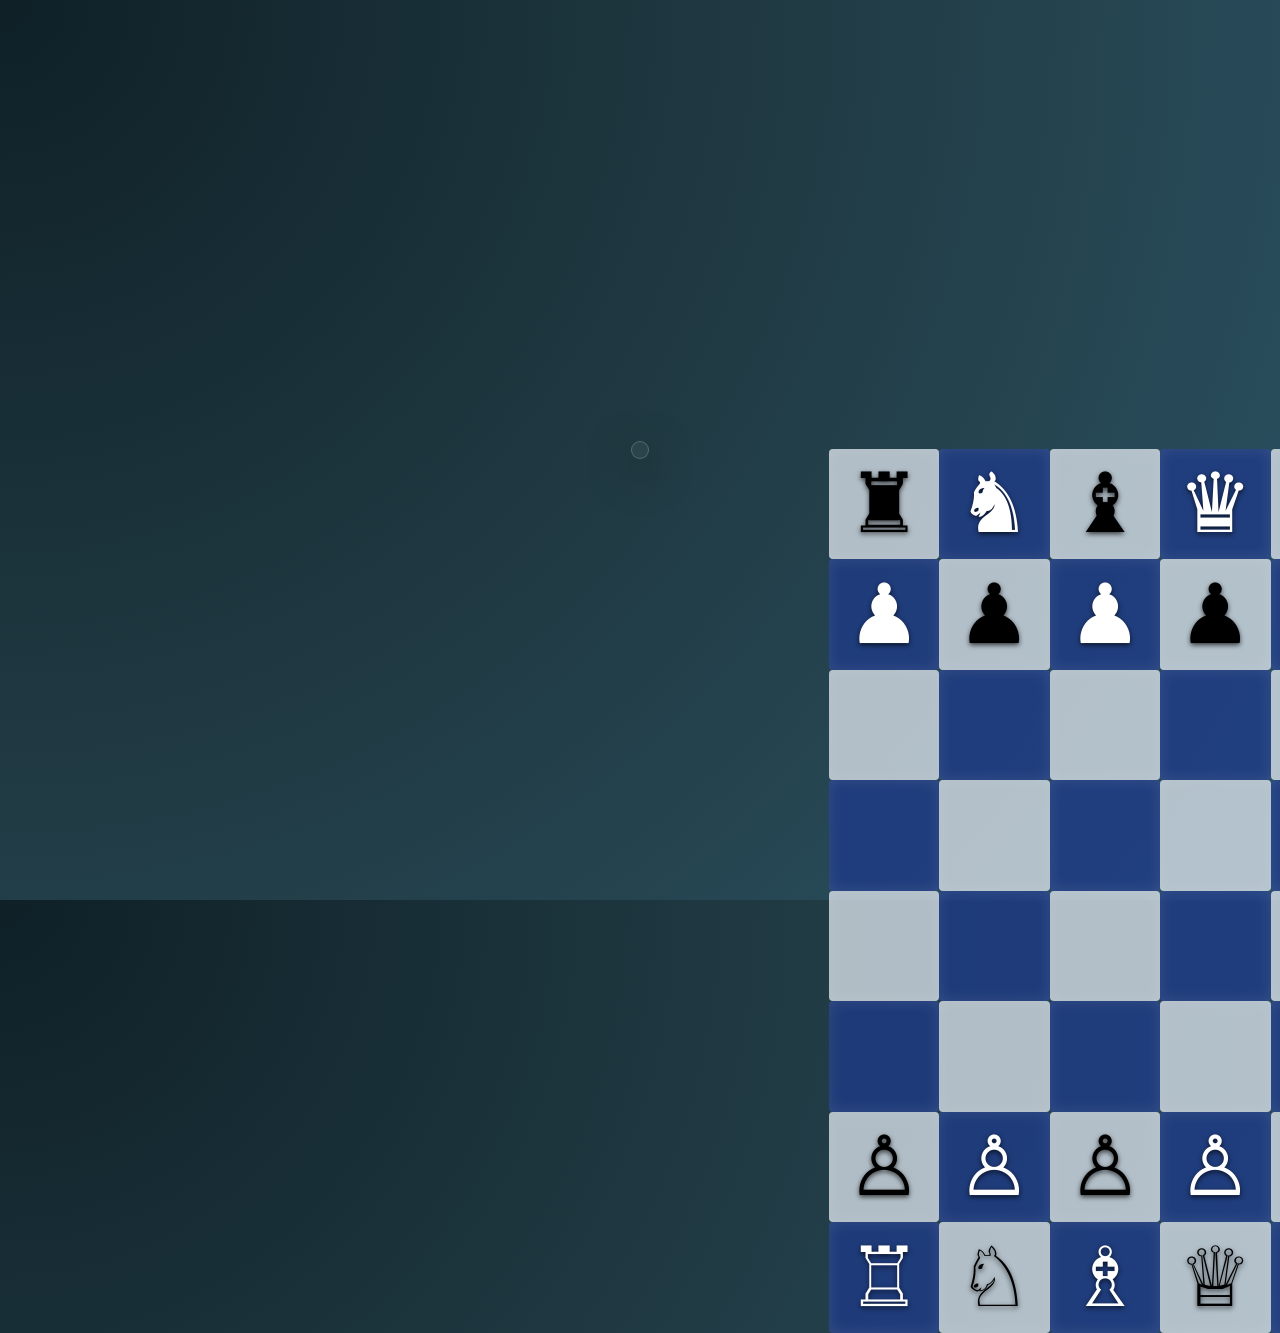
<file: catur-ai/index.html>
<!DOCTYPE html>
<html lang="en">
<head>
    <meta charset="UTF-8">
    <meta name="viewport" content="width=device-width, initial-scale=1.0">
    <title>Chess Engine Glassmorphism - zhayyn™ Edition</title>
    <link rel="stylesheet" href="style.css">
</head>
<body>
    <div id="container"></div>

    <script src="script.js"></script>
</body>
</html>
</file>
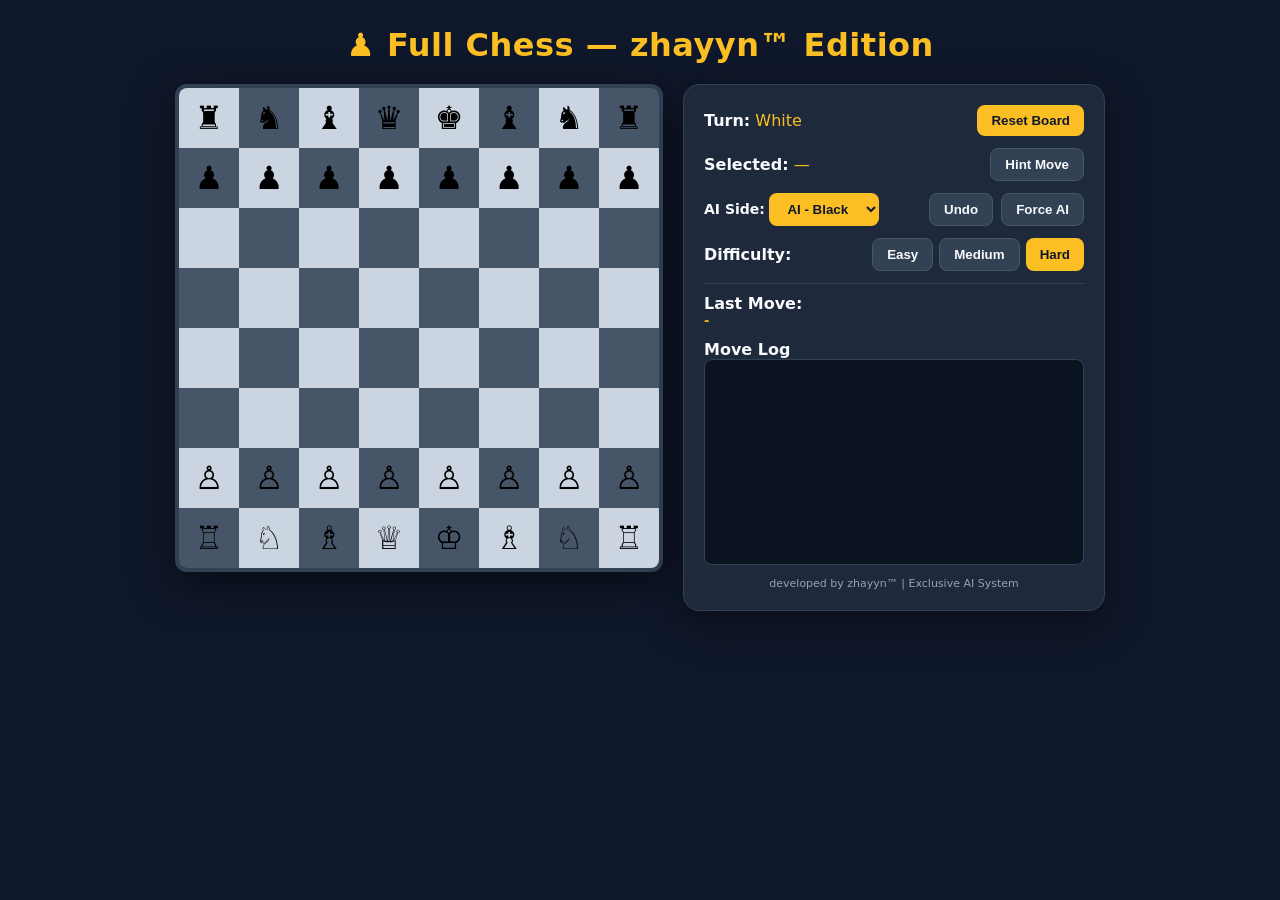
<file: catur.html>
<!DOCTYPE html>
<html lang="en">
<head>
<meta charset="utf-8"/>
<meta name="viewport" content="width=device-width,initial-scale=1"/>
<title>♟ Full Chess — zhayyn™ Edition</title>
<style>
  :root {
    --sq: 60px;
    --light: #cbd5e1;
    --dark: #475569;
    --panel-bg: #1e293b;
    --accent: #fbbf24;
    --danger: #ef4444;
    --ui-bg: #0f172a;
    --text-main: #f8fafc;
    --text-muted: #94a3b8;
  }
  body {
    font-family: Inter, system-ui, Arial, sans-serif;
    background: var(--ui-bg); 
    margin: 16px; 
    color: var(--text-main); 
    display: flex; 
    flex-direction: column; 
    align-items: center;
  }
  h1 { 
    margin: 10px 0 20px 0; 
    font-weight: 600; 
    letter-spacing: 0.5px;
    color: var(--accent);
  }
  .wrap { 
    display: flex; gap: 20px; flex-wrap: wrap; justify-content: center; align-items: flex-start; 
  }
  #board { 
    display: grid; 
    grid-template-columns: repeat(8, var(--sq)); 
    grid-template-rows: repeat(8, var(--sq)); 
    border-radius: 12px; 
    box-shadow: 0 12px 40px rgba(0,0,0,0.5); 
    overflow: hidden;
    border: 4px solid #334155;
  }
  .square { 
    width: var(--sq); height: var(--sq); 
    display: flex; align-items: center; justify-content: center; 
    font-size: 32px; cursor: pointer; user-select: none; position: relative;
    transition: background 0.2s ease;
  }
  .light { background: var(--light); color: #000; }
  .dark { background: var(--dark); color: #000; }
  .selected { 
    outline: 4px solid var(--accent); 
    z-index: 10; 
    background-blend-mode: multiply;
  }
  .move { box-shadow: inset 0 0 0 6px rgba(251, 191, 36, 0.5); }
  .capture { box-shadow: inset 0 0 0 6px rgba(239, 68, 68, 0.6); }
  .aimove { animation: aimove 520ms ease; }
  @keyframes aimove { 0%{transform:scale(1.1)} 50%{transform:scale(0.95)} 100%{transform:scale(1)} }
  
  .panel { 
    width: 380px; 
    background: var(--panel-bg); 
    border-radius: 16px; 
    padding: 20px; 
    box-shadow: 0 12px 40px rgba(0,0,0,0.4);
    border: 1px solid #334155;
  }
  .row { 
    display: flex; gap: 8px; align-items: center; justify-content: space-between; margin-bottom: 12px; 
  }
  button, select { 
    padding: 8px 14px; 
    border-radius: 8px; 
    border: 0; 
    background: var(--accent); 
    color: #0f172a; 
    font-weight: 600;
    cursor: pointer;
    transition: all 0.2s;
  }
  button:hover, select:hover { filter: brightness(1.1); transform: translateY(-1px); }
  button.secondary { background: #334155; color: var(--text-main); border: 1px solid #475569; }
  button.secondary:hover { background: #475569; }
  
  #moves { 
    height: 180px; overflow: auto; background: #0b1220; color: #cbd5e1; 
    padding: 12px; border-radius: 8px; font-size: 14px; border: 1px solid #334155;
    line-height: 1.6;
  }
  .muted { font-size: 13px; color: var(--text-muted); }
  #promoModal { 
    position: fixed; left: 0; top: 0; width: 100%; height: 100%; display: none; 
    align-items: center; justify-content: center; background: rgba(15, 23, 42, 0.8); backdrop-filter: blur(4px); z-index: 100;
  }
  .promoBox { 
    background: var(--panel-bg); padding: 20px; border-radius: 12px; display: flex; gap: 12px; 
    box-shadow: 0 20px 50px rgba(0,0,0,0.5); border: 1px solid var(--accent);
  }
  .promoBox button { 
    background: #0f172a; color: var(--accent); padding: 12px 16px; border-radius: 8px; 
    border: 1px solid #334155; font-size: 24px;
  }
  label { font-size: 14px; font-weight: 500; }
  .controls { display: flex; gap: 8px; flex-wrap: wrap; }
  
  /* Scrollbar estetik */
  ::-webkit-scrollbar { width: 8px; }
  ::-webkit-scrollbar-track { background: #0f172a; border-radius: 4px; }
  ::-webkit-scrollbar-thumb { background: #475569; border-radius: 4px; }
  ::-webkit-scrollbar-thumb:hover { background: var(--accent); }

  @media(max-width:980px){ .panel{width:100%} #board{transform:scale(.92)} }
</style>
</head>
<body>
  <h1>♟ Full Chess — zhayyn™ Edition</h1>

  <div class="wrap">
    <div id="board" role="grid" aria-label="Chess board"></div>

    <div class="panel" aria-hidden="false">
      <div class="row">
        <div><strong>Turn:</strong> <span id="turnName" style="color: var(--accent)">White</span></div>
        <div><button id="resetBtn">Reset Board</button></div>
      </div>

      <div class="row">
        <div><strong>Selected:</strong> <span id="sel" style="color: var(--accent)">—</span></div>
        <div><button id="hintBtn" class="secondary">Hint Move</button></div>
      </div>

      <div class="row">
        <div>
          <label><strong>AI Side:</strong>
            <select id="aiSelect">
              <option value="off">Off</option>
              <option value="black" selected>AI - Black</option>
              <option value="white">AI - White</option>
              <option value="both">AI - Both</option>
            </select>
          </label>
        </div>
        <div class="controls">
          <button id="undoBtn" class="secondary">Undo</button>
          <button id="aiMoveBtn" class="secondary">Force AI</button>
        </div>
      </div>

      <div class="row">
        <div><strong>Difficulty:</strong></div>
        <div style="display:flex;gap:6px">
          <button id="easyBtn" class="secondary">Easy</button>
          <button id="medBtn" class="secondary">Medium</button>
          <button id="hardBtn" style="background: var(--accent); color: #0f172a; border: none;">Hard</button>
        </div>
      </div>

      <div style="margin-bottom:12px; padding-top: 10px; border-top: 1px solid #334155;">
        <strong>Last Move:</strong>
        <div id="last" class="row muted" style="color: var(--accent); font-weight: bold;">—</div>
      </div>

      <div style="margin-bottom:8px">
        <strong>Move Log</strong>
        <div id="moves"></div>
      </div>

      <div style="margin-top:12px; text-align: center; font-size: 11px;" class="muted">
        developed by zhayyn™ | Exclusive AI System
      </div>
    </div>
  </div>

  <div id="promoModal"><div class="promoBox" id="promoBox"></div></div>

<script>
/* developed by zhayyn™ */

/* -------------------------
   State & utilities
   ------------------------- */
const UNICODE = { 'P':'♙','R':'♖','N':'♘','B':'♗','Q':'♕','K':'♔','p':'♟','r':'♜','n':'♞','b':'♝','q':'♛','k':'♚' };
const boardEl = document.getElementById('board');
const movesEl = document.getElementById('moves');
const lastEl = document.getElementById('last');
const turnNameEl = document.getElementById('turnName');
const selEl = document.getElementById('sel');
const aiSelect = document.getElementById('aiSelect');
const promoModal = document.getElementById('promoModal');
const promoBox = document.getElementById('promoBox');
const undoBtn = document.getElementById('undoBtn');
const resetBtn = document.getElementById('resetBtn');
const hintBtn = document.getElementById('hintBtn');
const aiMoveBtn = document.getElementById('aiMoveBtn');
const easyBtn = document.getElementById('easyBtn');
const medBtn = document.getElementById('medBtn');
const hardBtn = document.getElementById('hardBtn');

let state = {
  board: new Array(64).fill(null),
  turn: 'w',
  selected: -1,
  legalMoves: [],
  moveHistory: [],
  castling: { wK:true, wQ:true, bK:true, bQ:true },
  enPassant: null,
  fullmove: 1
};
let undoStack = [];
let pendingPromo = null;
let aiDifficulty = 'hard'; // easy | med | hard

function idx(r,c){ return r*8 + c; }
function rc(i){ return [Math.floor(i/8), i%8]; }
function coord(i){ const [r,c]=rc(i); return String.fromCharCode(97+c)+(8-r); }
function isWhite(p){ return p && p === p.toUpperCase(); }
function isBlack(p){ return p && p === p.toLowerCase(); }
function copyState(){ return { board: state.board.slice(), turn: state.turn, castling: Object.assign({}, state.castling), enPassant: state.enPassant, moveHistory: state.moveHistory.slice(), fullmove: state.fullmove }; }
function restoreState(snap){ state.board = snap.board.slice(); state.turn = snap.turn; state.castling = Object.assign({}, snap.castling); state.enPassant = snap.enPassant; state.moveHistory = snap.moveHistory.slice(); state.fullmove = snap.fullmove; }

/* Start position */
function resetAll(){
  const start = [
    'r','n','b','q','k','b','n','r',
    'p','p','p','p','p','p','p','p',
    '','','','','','','','',
    '','','','','','','','',
    '','','','','','','','',
    '','','','','','','','',
    'P','P','P','P','P','P','P','P',
    'R','N','B','Q','K','B','N','R'
  ];
  state.board = start.slice();
  state.turn='w';
  state.selected=-1;
  state.legalMoves=[];
  state.moveHistory=[];
  state.castling={ wK:true, wQ:true, bK:true, bQ:true };
  state.enPassant = null;
  state.fullmove = 1;
  undoStack = [];
  render();
  movesEl.innerHTML = '';
  lastEl.textContent = '-';
}
resetAll();

/* -------------------------
   Move generation & checks
   ------------------------- */
function inBounds(r,c){ return r>=0 && r<8 && c>=0 && c<8; }

function genAttacksFrom(i){
  const p = state.board[i]; if(!p) return [];
  const isW = isWhite(p); const [r,c] = rc(i); const t = p.toUpperCase(); const out=[];
  function push(rr,cc){ if(inBounds(rr,cc)) out.push(idx(rr,cc)); }
  if(t==='P'){ const dir = isW ? -1 : 1; push(r+dir, c-1); push(r+dir, c+1); }
  else if(t==='N'){ const d=[[2,1],[2,-1],[-2,1],[-2,-1],[1,2],[1,-2],[-1,2],[-1,-2]]; d.forEach(([dr,dc])=>push(r+dr,c+dc)); }
  else if(t==='B' || t==='R' || t==='Q'){ const dirs = []; if(t==='B'||t==='Q') dirs.push([-1,-1],[-1,1],[1,-1],[1,1]); if(t==='R'||t==='Q') dirs.push([0,1],[0,-1],[1,0],[-1,0]); for(const [dr,dc] of dirs){ let rr=r+dr, cc=c+dc; while(inBounds(rr,cc)){ out.push(idx(rr,cc)); if(state.board[idx(rr,cc)]) break; rr+=dr; cc+=dc; } } }
  else if(t==='K'){ for(const dr of [-1,0,1]) for(const dc of [-1,0,1]) if(!(dr===0&&dc===0)) push(r+dr,c+dc); }
  return out;
}

function isSquareAttacked(sq, bySide){
  for(let i=0;i<64;i++){
    const p = state.board[i]; if(!p) continue;
    if(bySide==='w' && !isWhite(p)) continue;
    if(bySide==='b' && !isBlack(p)) continue;
    const attacks = genAttacksFrom(i);
    if(attacks.includes(sq)) return true;
  }
  return false;
}

function findKing(side){ const target = side==='w'?'K':'k'; for(let i=0;i<64;i++) if(state.board[i]===target) return i; return -1; }

function generatePseudoMoves(i){
  const p = state.board[i]; if(!p) return []; const isW = isWhite(p); if((state.turn==='w'&&!isW)||(state.turn==='b'&&!isBlack(p))) return [];
  const moves=[]; const [r,c]=rc(i); const t=p.toUpperCase();
  const push=(to,meta={})=>{ const target = state.board[to]; moves.push({from:i,to,meta,capture:!!target}); };
  if(t==='P'){
    const dir = isW ? -1 : 1;
    const oneR=r+dir;
    if(inBounds(oneR,c) && !state.board[idx(oneR,c)]){ push(idx(oneR,c),{pawn:true});
      if((isW && r===6)||( !isW && r===1)){ const twoR = r+2*dir; if(!state.board[idx(twoR,c)]) push(idx(twoR,c),{pawn:true,double:true}); }
    }
    for(const dc of [-1,1]){ const rr=r+dir, cc=c+dc; if(inBounds(rr,cc)){ const to=idx(rr,cc); if(state.board[to] && ((isW && isBlack(state.board[to])) || (!isW && isWhite(state.board[to])))) push(to,{pawn:true}); if(state.enPassant === to) push(to,{pawn:true,enPassant:true}); } }
  }
  else if(t==='N'){ [[2,1],[2,-1],[-2,1],[-2,-1],[1,2],[1,-2],[-1,2],[-1,-2]].forEach(([dr,dc])=>{const rr=r+dr,cc=c+dc; if(inBounds(rr,cc)){ const to=idx(rr,cc); push(to); }}); }
  else if(t==='B'||t==='R'||t==='Q'){ const dirs=[]; if(t==='B'||t==='Q') dirs.push([-1,-1],[-1,1],[1,-1],[1,1]); if(t==='R'||t==='Q') dirs.push([0,1],[0,-1],[1,0],[-1,0]); for(const [dr,dc] of dirs){ let rr=r+dr,cc=c+dc; while(inBounds(rr,cc)){ const to=idx(rr,cc); if(!state.board[to]) push(to); else { if((isW && isBlack(state.board[to])) || (!isW && isWhite(state.board[to]))) push(to); break; } rr+=dr; cc+=dc; } } }
  else if(t==='K'){
    for(const dr of [-1,0,1]) for(const dc of [-1,0,1]) if(!(dr===0&&dc===0)){ const rr=r+dr,cc=c+dc; if(inBounds(rr,cc)) push(idx(rr,cc)); }
    if(isW && i===idx(7,4)){
      if(state.castling.wK && !state.board[idx(7,5)] && !state.board[idx(7,6)] && !isSquareAttacked(idx(7,4),'b') && !isSquareAttacked(idx(7,5),'b') && !isSquareAttacked(idx(7,6),'b')) push(idx(7,6),{castle:'K'});
      if(state.castling.wQ && !state.board[idx(7,1)] && !state.board[idx(7,2)] && !state.board[idx(7,3)] && !isSquareAttacked(idx(7,4),'b') && !isSquareAttacked(idx(7,3),'b') && !isSquareAttacked(idx(7,2),'b')) push(idx(7,2),{castle:'Q'});
    }
    if(!isW && i===idx(0,4)){
      if(state.castling.bK && !state.board[idx(0,5)] && !state.board[idx(0,6)] && !isSquareAttacked(idx(0,4),'w') && !isSquareAttacked(idx(0,5),'w') && !isSquareAttacked(idx(0,6),'w')) push(idx(0,6),{castle:'K'});
      if(state.castling.bQ && !state.board[idx(0,1)] && !state.board[idx(0,2)] && !state.board[idx(0,3)] && !isSquareAttacked(idx(0,4),'w') && !isSquareAttacked(idx(0,3),'w') && !isSquareAttacked(idx(0,2),'w')) push(idx(0,2),{castle:'Q'});
    }
  }
  return moves;
}

function legalMovesFrom_impl(i){
  const pseudo = generatePseudoMoves(i); const legal=[];
  for(const mv of pseudo){
    const snap = copyState();
    makeMove(mv, true); 
    const moverSide = isWhite(snap.board[mv.from]) ? 'w' : 'b';
    const kingIdx = findKing(moverSide);
    const attacked = isSquareAttacked(kingIdx, moverSide==='w' ? 'b':'w');
    restoreState(snap);
    if(!attacked) legal.push(mv);
  }
  return legal;
}

function sideHasLegalMoves(side){
  for(let i=0;i<64;i++){
    const p = state.board[i]; if(!p) continue;
    if(side==='w' && !isWhite(p)) continue;
    if(side==='b' && !isBlack(p)) continue;
    if(legalMovesFrom_impl(i).length>0) return true;
  }
  return false;
}

/* -------------------------
   Make moves & promotion
   ------------------------- */
function makeMove(mv, preview=false){
  const f = mv.from, t = mv.to; const meta = mv.meta || {}; const mover = state.board[f];
  if(meta.enPassant){
    const [tr,tc]=rc(t);
    const cap = isWhite(mover)? idx(tr+1,tc) : idx(tr-1,tc);
    if(!preview) state.board[cap] = null;
  }

  if(meta.castle){
    if(meta.castle==='K'){
      if(isWhite(mover)){
        if(!preview){ state.board[idx(7,6)]='K'; state.board[idx(7,5)]='R'; state.board[idx(7,4)]=null; state.board[idx(7,7)]=null; }
      } else {
        if(!preview){ state.board[idx(0,6)]='k'; state.board[idx(0,5)]='r'; state.board[idx(0,4)]=null; state.board[idx(0,7)]=null; }
      }
      if(!preview){ if(isWhite(mover)){ state.castling.wK=state.castling.wQ=false; } else { state.castling.bK=state.castling.bQ=false; } state.enPassant=null; }
      return;
    }
    if(meta.castle==='Q'){
      if(isWhite(mover)){
        if(!preview){ state.board[idx(7,2)]='K'; state.board[idx(7,3)]='R'; state.board[idx(7,4)]=null; state.board[idx(7,0)]=null; }
      } else {
        if(!preview){ state.board[idx(0,2)]='k'; state.board[idx(0,3)]='r'; state.board[idx(0,4)]=null; state.board[idx(0,0)]=null; }
      }
      if(!preview){ if(isWhite(mover)){ state.castling.wK=state.castling.wQ=false; } else { state.castling.bK=state.castling.bQ=false; } state.enPassant=null; }
      return;
    }
  }

  if(!preview){
    state.board[t] = state.board[f];
    state.board[f] = null;
  } else {
    state.board[t] = state.board[f];
    state.board[f] = null;
  }

  if(!preview){
    if(mover==='P' && rc(t)[0]===0){ showPromotion(t,'w'); return; }
    if(mover==='p' && rc(t)[0]===7){ showPromotion(t,'b'); return; }
  }

  if(!preview){
    if(mover==='K'){ state.castling.wK=state.castling.wQ=false; }
    if(mover==='k'){ state.castling.bK=state.castling.bQ=false; }
    if(f===idx(7,0) || t===idx(7,0)) state.castling.wQ=false;
    if(f===idx(7,7) || t===idx(7,7)) state.castling.wK=false;
    if(f===idx(0,0) || t===idx(0,0)) state.castling.bQ=false;
    if(f===idx(0,7) || t===idx(0,7)) state.castling.bK=false;
  }

  if(!preview && meta.double){
    const [fr,fc]=rc(f); const [tr,tc]=rc(t);
    state.enPassant = idx((fr+tr)/2, fc);
  } else if(!preview){
    state.enPassant = null;
  }
}

function showPromotion(toIdx, side){
  pendingPromo = { toIdx, side };
  promoBox.innerHTML = '';
  const options = side==='w' ? ['Q','R','B','N'] : ['q','r','b','n'];
  options.forEach(opt => {
    const b = document.createElement('button');
    b.textContent = UNICODE[opt];
    b.title = opt;
    b.onclick = () => {
      state.board[toIdx] = opt;
      promoModal.style.display = 'none';
      pendingPromo = null;
      state.turn = (state.turn === 'w' ? 'b' : 'w');
      if(state.turn === 'w') state.fullmove++;
      render();
      setTimeout(()=> maybeAiMove(), 120);
    };
    promoBox.appendChild(b);
  });
  promoModal.style.display = 'flex';
}
promoModal.addEventListener('click', (e)=>{ if(e.target === promoModal) promoModal.style.display = 'none'; });

function makeMoveAndRecord(mv){
  const f=mv.from, t=mv.to;
  const mover = state.board[f];
  const capture = state.board[t] || (mv.meta && mv.meta.enPassant ? true : false);
  makeMove(mv, false);
  const txt = `<span style="color:#94a3b8">${state.fullmove}.</span> <span style="color:var(--accent)">${ (isWhite(mover)? 'W':'B') }</span> ${coord(f)}→${coord(t)}${capture?' <span style="color:var(--danger)">x</span>':''}`;
  state.moveHistory.push(txt);
  movesEl.innerHTML = state.moveHistory.join('<br>');
  movesEl.scrollTop = movesEl.scrollHeight;
  lastEl.textContent = `${coord(f)} → ${coord(t)}`;
  state.turn = (state.turn === 'w' ? 'b' : 'w');
  if(state.turn === 'w') state.fullmove++;
}

/* -------------------------
   Rendering & UI interactions
   ------------------------- */
function render(){
  boardEl.innerHTML = '';
  for(let r=0;r<8;r++){
    for(let c=0;c<8;c++){
      const i = idx(r,c);
      const sq = document.createElement('div');
      sq.className = 'square ' + (((r+c)%2)?'dark':'light');
      const p = state.board[i];
      if(p) sq.textContent = UNICODE[p] || p;
      if(state.selected === i) sq.classList.add('selected');
      if(state.legalMoves.some(m=>m.to===i)){
        const mv = state.legalMoves.find(x=>x.to===i);
        sq.classList.add(mv.capture? 'capture':'move');
      }
      sq.onclick = ()=> selectSquare(i);
      boardEl.appendChild(sq);
    }
  }
  turnNameEl.textContent = state.turn === 'w' ? 'White' : 'Black';
  selEl.textContent = state.selected === -1 ? '—' : coord(state.selected);
}

function selectSquare(i){
  if(pendingPromo) return; 
  const p = state.board[i];
  if(state.selected === -1){
    if(!p) return;
    if((state.turn === 'w' && !isWhite(p)) || (state.turn === 'b' && !isBlack(p))) return;
    state.selected = i;
    state.legalMoves = legalMovesFrom_impl(i);
    render();
    return;
  }

  if(state.selected === i){
    state.selected = -1;
    state.legalMoves = [];
    render();
    return;
  }

  const mv = state.legalMoves.find(m => m.to === i);
  if(mv){
    undoStack.push(copyState());
    makeMoveAndRecord(mv);
    state.selected = -1; state.legalMoves = []; render();
    setTimeout(()=> maybeAiMove(), 120);
    return;
  }

  if(p && ((state.turn === 'w' && isWhite(p)) || (state.turn === 'b' && isBlack(p)))){
    state.selected = i;
    state.legalMoves = legalMovesFrom_impl(i);
    render();
    return;
  }

  state.selected = -1; state.legalMoves = []; render();
}

function updateDiffButtons(activeBtn) {
  [easyBtn, medBtn, hardBtn].forEach(btn => {
    btn.style.background = '#334155';
    btn.style.color = 'var(--text-main)';
  });
  activeBtn.style.background = 'var(--accent)';
  activeBtn.style.color = '#0f172a';
}

undoBtn.addEventListener('click', ()=> {
  if(undoStack.length === 0){ alert('Nothing to undo'); return; }
  const snap = undoStack.pop();
  restoreState(snap);
  render();
  movesEl.innerHTML = state.moveHistory.join('<br>');
  lastEl.textContent = state.moveHistory.length ? 'Reverted' : '-';
});

hintBtn.addEventListener('click', ()=> {
  if(state.selected === -1){ alert('Select a piece first to get hint'); return; }
  state.legalMoves = legalMovesFrom_impl(state.selected);
  render();
});

aiMoveBtn.addEventListener('click', ()=> { maybeAiMove(true); });
resetBtn.addEventListener('click', ()=> { resetAll(); });

easyBtn.addEventListener('click', ()=> { aiDifficulty = 'easy'; updateDiffButtons(easyBtn); });
medBtn.addEventListener('click', ()=> { aiDifficulty = 'med'; updateDiffButtons(medBtn); });
hardBtn.addEventListener('click', ()=> { aiDifficulty = 'hard'; updateDiffButtons(hardBtn); });

/* -------------------------
   AI & evaluation
   ------------------------- */
const VALUES = { 'P': 100, 'N': 320, 'B': 330, 'R': 500, 'Q': 900, 'K': 20000,
                 'p': -100, 'n': -320, 'b': -330, 'r': -500, 'q': -900, 'k': -20000 };

function evaluateBoard(){
  let s=0;
  for(let i=0;i<64;i++){
    const p = state.board[i];
    if(!p) continue;
    s += VALUES[p] || 0;
  }
  return s;
}

function allLegalMovesForSide(side){
  const all=[];
  for(let i=0;i<64;i++){
    const p = state.board[i]; if(!p) continue;
    if(side==='w' && !isWhite(p)) continue;
    if(side==='b' && !isBlack(p)) continue;
    const moves = legalMovesFrom_impl(i);
    moves.forEach(m => all.push(m));
  }
  return all;
}

function aiEasyMove(side){
  const all = allLegalMovesForSide(side);
  if(all.length===0) return null;
  return all[Math.floor(Math.random()*all.length)];
}

function aiMedMove(side){
  const all = allLegalMovesForSide(side);
  if(all.length===0) return null;
  const captures = all.filter(m=> state.board[m.to] !== null || (m.meta && m.meta.enPassant));
  if(captures.length>0) return randomChoice(captures);
  const safe = all.filter(m=>{
    const snap = copyState(); makeMove(m,true);
    const killed = isSquareAttacked(findKing(isWhite(snap.board[m.from])?'w':'b'), isWhite(snap.board[m.from])?'b':'w');
    restoreState(snap);
    return !killed;
  });
  return safe.length? randomChoice(safe) : randomChoice(all);
}

function minimax(depth, alpha, beta, maximizingPlayer){
  if(depth===0) return evaluateBoard();
  const side = maximizingPlayer ? 'w' : 'b';
  const moves = allLegalMovesForSide(side);
  if(moves.length===0) return evaluateBoard();
  if(maximizingPlayer){
    let maxEval = -Infinity;
    for(const mv of moves){
      const snap = copyState(); makeMove(mv,true);
      const eval = minimax(depth-1, alpha, beta, false);
      restoreState(snap);
      if(eval > maxEval) maxEval = eval;
      if(eval > alpha) alpha = eval;
      if(beta <= alpha) break;
    }
    return maxEval;
  } else {
    let minEval = Infinity;
    for(const mv of moves){
      const snap = copyState(); makeMove(mv,true);
      const eval = minimax(depth-1, alpha, beta, true);
      restoreState(snap);
      if(eval < minEval) minEval = eval;
      if(eval < beta) beta = eval;
      if(beta <= alpha) break;
    }
    return minEval;
  }
}

function aiHardMove(side){
  const all = allLegalMovesForSide(side);
  if(all.length===0) return null;
  let bestVal = (side==='w')? -Infinity : Infinity;
  let best = all[0];
  const depth = (aiDifficulty === 'hard') ? 3 : 2; 
  for(const mv of all){
    const snap = copyState();
    makeMove(mv,true);
    const val = minimax(depth-1, -Infinity, Infinity, side === 'b');
    restoreState(snap);
    if(side==='w'){
      if(val > bestVal){ bestVal = val; best = mv; }
    } else {
      if(val < bestVal){ bestVal = val; best = mv; }
    }
  }
  return best;
}

function pickAIMoveForSide(side){
  if(aiDifficulty === 'easy') return aiEasyMove(side);
  if(aiDifficulty === 'med') return aiMedMove(side);
  return aiHardMove(side);
}

function randomChoice(arr){ return arr[Math.floor(Math.random()*arr.length)]; }

function maybeAiMove(forced=false){
  const mode = aiSelect.value;
  if(mode === 'off' && !forced) return;
  const aiSides = (mode === 'both') ? ['w','b'] : (mode === 'white' ? ['w'] : (mode === 'black' ? ['b'] : []));
  if(!aiSides.includes(state.turn) && !forced) return;
  setTimeout(()=>{
    const mv = pickAIMoveForSide(state.turn);
    if(!mv){
      checkGameEnd();
      return;
    }
    undoStack.push(copyState());
    makeMoveAndRecord(mv);
    render();
    flashAIMove(mv.from, mv.to);
    checkGameEnd();
    if(aiSelect.value === 'both' && !forced) setTimeout(()=> maybeAiMove(false), 180);
  }, 160);
}

function flashAIMove(fromIdx, toIdx){
  const squares = [...boardEl.children];
  const from = squares[fromIdx];
  const to = squares[toIdx];
  if(from) from.classList.add('aimove');
  if(to) to.classList.add('aimove');
  setTimeout(()=>{ if(from) from.classList.remove('aimove'); if(to) to.classList.remove('aimove'); }, 520);
}

function checkGameEnd(){
  const side = state.turn;
  const kingIdx = findKing(side);
  const inCheck = isSquareAttacked(kingIdx, side==='w' ? 'b' : 'w');
  const hasLegal = sideHasLegalMoves(side);
  if(!hasLegal){
    if(inCheck) alert('Checkmate! ' + (side==='w' ? 'Black' : 'White') + ' wins.');
    else alert('Stalemate — Draw');
    return true;
  }
  return false;
}

render();
setTimeout(()=> maybeAiMove(), 240);

window.maybeAiMove = maybeAiMove;
window.resetAll = resetAll;

</script>
</body>
</html>
</file>
<file: catur-ai/style.css>
/* developed by zhayyn™ */
body {
    font-family: 'Segoe UI', Tahoma, Geneva, Verdana, sans-serif;
    margin: 0;
    background: radial-gradient(circle at top left, #0f2027, #203a43, #2c5364);
    color: #fff;
    display: flex;
    justify-content: center;
    align-items: center;
    height: 100vh;
    overflow: hidden;
}

/* developed by zhayyn™ */
#container {
    position: relative;
    background: rgba(255, 255, 255, 0.05);
    backdrop-filter: blur(16px);
    -webkit-backdrop-filter: blur(16px);
    border: 1px solid rgba(255, 255, 255, 0.2);
    border-radius: 12px;
    box-shadow: 0 12px 40px 0 rgba(0, 0, 0, 0.6);
    padding: 8px;
}

.square {
    display: flex;
    justify-content: center;
    align-items: center;
    position: absolute;
    cursor: pointer;
    border-radius: 4px;
    transition: background 0.3s ease, transform 0.1s ease;
    text-shadow: 0 2px 5px rgba(0,0,0,0.7);
}

.square:hover {
    transform: scale(0.95);
    z-index: 10;
}
/* developed by zhayyn™ */
</file>
